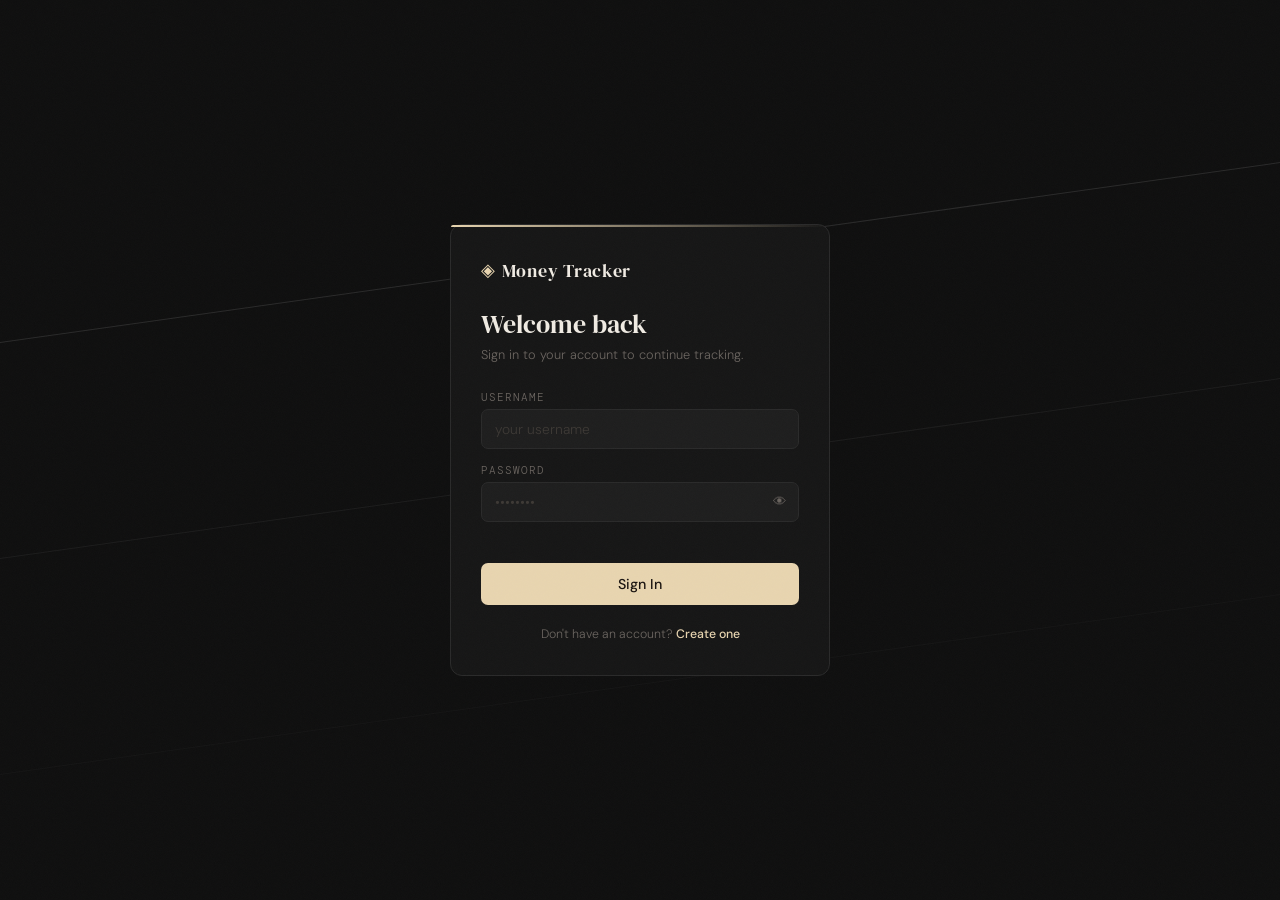
<file: frontend/login.html>
<!DOCTYPE html>
<html lang="en">

<head>
  <meta charset="UTF-8" />
  <meta name="viewport" content="width=device-width, initial-scale=1.0" />
  <title>Money Tracker — Sign In</title>
  <link rel="preconnect" href="https://fonts.googleapis.com" />
  <link
    href="https://fonts.googleapis.com/css2?family=DM+Serif+Display:ital@0;1&family=DM+Mono:wght@400;500&family=DM+Sans:wght@300;400;500&display=swap"
    rel="stylesheet" />
  <link rel="stylesheet" href="auth.css" />
  <script src="config.js"></script>
</head>

<body>
  <div class="grain"></div>
  <div class="auth-bg">
    <div class="auth-bg-line"></div>
    <div class="auth-bg-line"></div>
    <div class="auth-bg-line"></div>
  </div>

  <main class="auth-wrap">
    <div class="auth-card">
      <div class="auth-logo">
        <span class="auth-logo-icon">◈</span>
        <span class="auth-logo-text">Money Tracker</span>
      </div>
      <h1 class="auth-title">Welcome back</h1>
      <p class="auth-sub">Sign in to your account to continue tracking.</p>

      <form id="loginForm" novalidate>
        <div class="field">
          <label for="username">Username</label>
          <input type="text" id="username" placeholder="your username" autocomplete="username" />
        </div>
        <div class="field">
          <label for="password">Password</label>
          <div class="input-eye">
            <input type="password" id="password" placeholder="••••••••" autocomplete="current-password" />
            <button type="button" class="eye-btn" id="eyeBtn"><span id="eyeIcon">👁</span></button>
          </div>
        </div>

        <div class="auth-message" id="authMessage"></div>

        <button type="submit" class="auth-btn" id="loginBtn">
          <span class="auth-btn-text">Sign In</span>
        </button>
      </form>
      <p class="auth-switch">Don't have an account? <a href="#" id="registerLink">Create one</a></p>

    </div>
  </main>

  <script>
    const API = window.API || "http://127.0.0.1:5000/api";
    const APPROOT = window.APPROOT || "http://127.0.0.1:5000";

    console.log("Login page - API:", API);
    console.log("Login page - APPROOT:", APPROOT);

    const registerLink = document.getElementById("registerLink");
    if (registerLink) {
      registerLink.href = APPROOT + "/register";
      console.log("Register link set to:", registerLink.href);
    }

    // Cek apakah sudah login - jika ya, langsung redirect ke dashboard
    (function () {
      var token = localStorage.getItem("token");
      if (token) {
        try {
          var p = JSON.parse(atob(token.split(".")[1] + "=="));
          if (p.exp > Date.now() / 1000) {
            console.log("Already logged in, redirecting to dashboard");
            window.location.href = APPROOT + "/";
            return;
          }
        } catch (e) {
          localStorage.clear();
        }
      }
    })();

    var pwInput = document.getElementById("password");
    document.getElementById("eyeBtn").addEventListener("click", function () {
      pwInput.type = pwInput.type === "password" ? "text" : "password";
      document.getElementById("eyeIcon").textContent = pwInput.type === "password" ? "👁" : "🙈";
    });

    document.getElementById("loginForm").addEventListener("submit", async function (e) {
      e.preventDefault();
      var username = document.getElementById("username").value.trim();
      var password = pwInput.value;
      var msg = document.getElementById("authMessage");
      var btn = document.getElementById("loginBtn");

      if (!username || !password) {
        showMsg("Please enter username and password.", "error");
        return;
      }

      btn.disabled = true;
      document.querySelector(".auth-btn-text").textContent = "Signing in…";

      try {
        var res = await fetch(API + "/auth/login", {
          method: "POST",
          headers: { "Content-Type": "application/json" },
          body: JSON.stringify({ username: username, password: password })
        });

        var data = await res.json();

        if (!res.ok) throw new Error(data.error || "Login failed");

        console.log("Login successful, saving token...");

        // Hapus semua data lama terlebih dahulu
        localStorage.clear();

        // Simpan token dan username
        localStorage.setItem("token", data.token);
        localStorage.setItem("username", data.username);

        // Verifikasi token tersimpan
        var savedToken = localStorage.getItem("token");
        console.log("Token saved:", savedToken ? "Yes" : "No");
        console.log("Token length:", savedToken ? savedToken.length : 0);

        // Set cookie juga untuk backup
        document.cookie = "token=" + data.token + "; path=/; max-age=" + (60 * 60 * 24 * 7);

        // Tampilkan pesan sukses
        showMsg("Login successful! Redirecting...", "success");

        // Delay redirect untuk memastikan localStorage tersimpan
        setTimeout(function () {
          console.log("Redirecting to dashboard...");
          window.location.href = APPROOT + "/";
        }, 500);

      } catch (err) {
        console.error("Login error:", err);
        showMsg(err.message, "error");
        btn.disabled = false;
        document.querySelector(".auth-btn-text").textContent = "Sign In";
      }
    });

    function showMsg(text, type) {
      var el = document.getElementById("authMessage");
      el.textContent = text;
      el.className = "auth-message " + type;
      if (type === "success") {
        setTimeout(function () {
          el.textContent = "";
          el.className = "auth-message";
        }, 3000);
      }
    }
  </script>
</body>

</html>
</file>
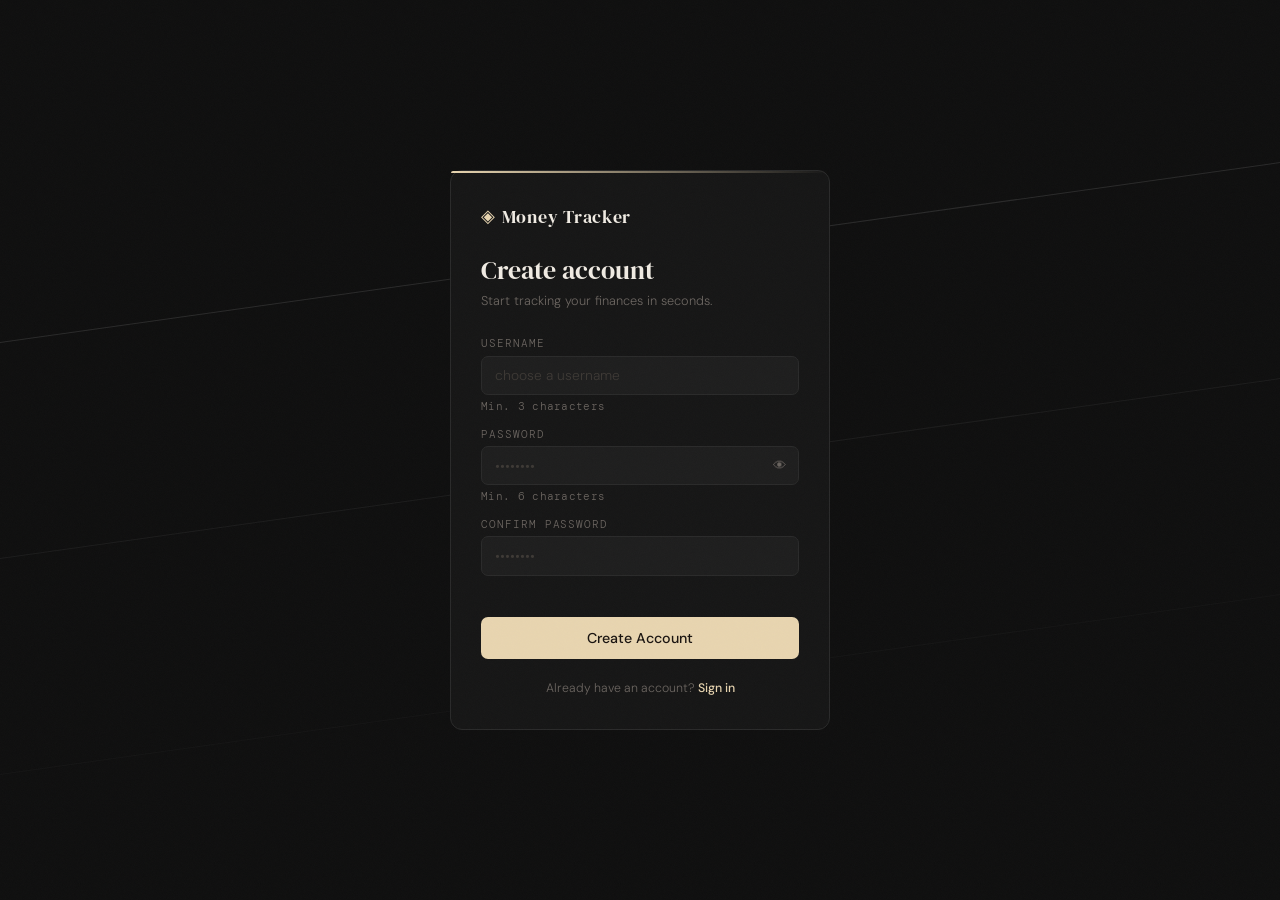
<file: frontend/register.html>
<!DOCTYPE html>
<html lang="en">

<head>
  <meta charset="UTF-8" />
  <meta name="viewport" content="width=device-width, initial-scale=1.0, user-scalable=yes" />
  <title>Money Tracker — Create Account</title>
  <link rel="preconnect" href="https://fonts.googleapis.com" />
  <link
    href="https://fonts.googleapis.com/css2?family=DM+Serif+Display:ital@0;1&family=DM+Mono:wght@400;500&family=DM+Sans:wght@300;400;500&display=swap"
    rel="stylesheet" />
  <link rel="stylesheet" href="auth.css" />
  <script src="config.js"></script>
</head>

<body>
  <div class="grain"></div>
  <div class="auth-bg">
    <div class="auth-bg-line"></div>
    <div class="auth-bg-line"></div>
    <div class="auth-bg-line"></div>
  </div>

  <main class="auth-wrap">
    <div class="auth-card">
      <div class="auth-logo">
        <span class="auth-logo-icon">◈</span>
        <span class="auth-logo-text">Money Tracker</span>
      </div>
      <h1 class="auth-title">Create account</h1>
      <p class="auth-sub">Start tracking your finances in seconds.</p>

      <form id="registerForm" novalidate>
        <div class="field">
          <label for="username">Username</label>
          <input type="text" id="username" placeholder="choose a username" autocomplete="username" />
          <span class="field-hint">Min. 3 characters</span>
        </div>
        <div class="field">
          <label for="password">Password</label>
          <div class="input-eye">
            <input type="password" id="password" placeholder="••••••••" autocomplete="new-password" />
            <button type="button" class="eye-btn" id="eyeBtn"><span id="eyeIcon">👁</span></button>
          </div>
          <span class="field-hint">Min. 6 characters</span>
        </div>
        <div class="field">
          <label for="confirm">Confirm password</label>
          <input type="password" id="confirm" placeholder="••••••••" autocomplete="new-password" />
        </div>

        <div class="strength-wrap" id="strengthWrap" style="display:none">
          <div class="strength-track">
            <div class="strength-fill" id="strengthFill"></div>
          </div>
          <span class="strength-label" id="strengthLabel"></span>
        </div>

        <div class="auth-message" id="authMessage"></div>

        <button type="submit" class="auth-btn" id="registerBtn">
          <span class="auth-btn-text">Create Account</span>
        </button>
      </form>

      <p class="auth-switch">Already have an account? <a href="#" id="loginLink">Sign in</a></p>
    </div>
  </main>

  <script>
    const API = window.API || "http://127.0.0.1:5000/api";
    const APPROOT = window.APPROOT || "http://127.0.0.1:5000";

    console.log("Register page - API:", API);
    console.log("Register page - APPROOT:", APPROOT);

    // Fix: Gunakan APPROOT untuk link login
    const loginLink = document.getElementById("loginLink");
    if (loginLink) {
      loginLink.href = APPROOT + "/login";
      console.log("Login link set to:", loginLink.href);
    }

    // Already logged in → go to dashboard
    (function () {
      var token = localStorage.getItem("token");
      if (!token) return;
      try {
        var p = JSON.parse(atob(token.split(".")[1] + "=="));
        if (p.exp > Date.now() / 1000) {
          console.log("Already logged in, redirecting to dashboard");
          window.location.href = APPROOT + "/";
        }
      } catch (e) { 
        console.log("Invalid token, clearing");
        localStorage.clear(); 
      }
    })();

    var pwInput = document.getElementById("password");
    var eyeBtn = document.getElementById("eyeBtn");
    if (eyeBtn) {
      eyeBtn.addEventListener("click", function () {
        pwInput.type = pwInput.type === "password" ? "text" : "password";
        document.getElementById("eyeIcon").textContent = pwInput.type === "password" ? "👁" : "🙈";
      });
    }

    // Password strength meter
    if (pwInput) {
      pwInput.addEventListener("input", function () {
        var pw = pwInput.value;
        var wrap = document.getElementById("strengthWrap");
        if (!pw) { 
          if (wrap) wrap.style.display = "none"; 
          return; 
        }
        if (wrap) wrap.style.display = "flex";
        var score = 0;
        if (pw.length >= 6) score++;
        if (pw.length >= 10) score++;
        if (/[A-Z]/.test(pw)) score++;
        if (/[0-9]/.test(pw)) score++;
        if (/[^A-Za-z0-9]/.test(pw)) score++;
        var labels = ["", "Weak", "Fair", "Good", "Strong", "Very strong"];
        var colors = ["", "#f87171", "#fbbf24", "#fbbf24", "#4ade80", "#4ade80"];
        var fill = document.getElementById("strengthFill");
        var label = document.getElementById("strengthLabel");
        if (fill) fill.style.width = (score / 5 * 100) + "%";
        if (fill) fill.style.background = colors[score];
        if (label) {
          label.textContent = labels[score];
          label.style.color = colors[score];
        }
      });
    }

    // Register form submit
    document.getElementById("registerForm").addEventListener("submit", async function (e) {
      e.preventDefault();
      var username = document.getElementById("username").value.trim();
      var password = pwInput.value;
      var confirm = document.getElementById("confirm").value;
      var btn = document.getElementById("registerBtn");

      if (!username || !password || !confirm) { 
        showMsg("Please fill in all fields.", "error"); 
        return; 
      }
      
      if (username.length < 3) {
        showMsg("Username must be at least 3 characters.", "error");
        return;
      }
      
      if (password.length < 6) {
        showMsg("Password must be at least 6 characters.", "error");
        return;
      }
      
      if (password !== confirm) { 
        showMsg("Passwords do not match.", "error"); 
        return; 
      }

      btn.disabled = true;
      document.querySelector(".auth-btn-text").textContent = "Creating…";
      
      try {
        console.log("Registering user:", username);
        var res = await fetch(API + "/auth/register", {
          method: "POST", 
          headers: { "Content-Type": "application/json" },
          body: JSON.stringify({ username: username, password: password })
        });
        
        var data = await res.json();
        
        if (!res.ok) throw new Error(data.error || "Registration failed");

        console.log("Registration successful, saving token...");
        
        // Simpan ke localStorage
        localStorage.setItem("token", data.token);
        localStorage.setItem("username", data.username);
        
        console.log("Token saved, redirecting to dashboard...");
        
        showMsg("Account created! Redirecting...", "success");
        
        setTimeout(function() {
          window.location.href = APPROOT + "/";
        }, 500);
        
      } catch (err) {
        console.error("Registration error:", err);
        showMsg(err.message, "error");
        btn.disabled = false;
        document.querySelector(".auth-btn-text").textContent = "Create Account";
      }
    });

    function showMsg(text, type) {
      var el = document.getElementById("authMessage");
      el.textContent = text; 
      el.className = "auth-message " + type;
      
      if (type === "success") {
        setTimeout(function() {
          if (el) {
            el.textContent = "";
            el.className = "auth-message";
          }
        }, 3000);
      }
    }
  </script>
</body>

</html>
</file>
<file: frontend/auth.css>
/* ── Variables (shared with main app) ───────────────────── */
:root {
  --bg:         #0f0f0f;
  --surface:    #161616;
  --surface2:   #1e1e1e;
  --border:     #2a2a2a;
  --text:       #f0ebe3;
  --muted:      #6b6560;
  --income:     #4ade80;
  --accent:     #e8d5b0;
  --expense:    #f87171;
  --radius:     12px;
  --font-display: 'DM Serif Display', Georgia, serif;
  --font-body:    'DM Sans', sans-serif;
  --font-mono:    'DM Mono', monospace;
}

*, *::before, *::after { box-sizing: border-box; margin: 0; padding: 0; }
html { font-size: 15px; }
body {
  background: var(--bg);
  color: var(--text);
  font-family: var(--font-body);
  font-weight: 300;
  min-height: 100vh;
  display: flex;
  align-items: center;
  justify-content: center;
  overflow: hidden;
}

/* ── Grain ───────────────────────────────────────────────── */
.grain {
  position: fixed; inset: 0; z-index: 999; pointer-events: none; opacity: .025;
  background-image: url("data:image/svg+xml,%3Csvg viewBox='0 0 256 256' xmlns='http://www.w3.org/2000/svg'%3E%3Cfilter id='noise'%3E%3CfeTurbulence type='fractalNoise' baseFrequency='0.9' numOctaves='4' stitchTiles='stitch'/%3E%3C/filter%3E%3Crect width='100%25' height='100%25' filter='url(%23noise)'/%3E%3C/svg%3E");
  background-size: 180px;
}

/* ── Decorative background lines ────────────────────────── */
.auth-bg {
  position: fixed; inset: 0; pointer-events: none; overflow: hidden;
}
.auth-bg-line {
  position: absolute; left: -10%; width: 120%;
  height: 1px; background: var(--border);
  transform-origin: center;
}
.auth-bg-line:nth-child(1) { top: 28%; transform: rotate(-8deg); }
.auth-bg-line:nth-child(2) { top: 52%; transform: rotate(-8deg); opacity: .5; }
.auth-bg-line:nth-child(3) { top: 76%; transform: rotate(-8deg); opacity: .25; }

/* ── Auth wrap ───────────────────────────────────────────── */
.auth-wrap {
  position: relative; z-index: 1;
  width: 100%; padding: 1.5rem;
  display: flex; justify-content: center;
  animation: fadeUp .45s ease both;
}

.auth-card {
  background: var(--surface);
  border: 1px solid var(--border);
  border-radius: var(--radius);
  padding: 2.2rem 2rem;
  width: 100%;
  max-width: 380px;
  position: relative;
}
.auth-card::before {
  content: '';
  position: absolute; top: 0; left: 0; right: 0;
  height: 2px; border-radius: var(--radius) var(--radius) 0 0;
  background: linear-gradient(90deg, var(--accent), transparent);
}

/* ── Logo ────────────────────────────────────────────────── */
.auth-logo {
  display: flex; align-items: center; gap: .45rem;
  margin-bottom: 1.8rem;
}
.auth-logo-icon { font-size: 1.2rem; color: var(--accent); }
.auth-logo-text { font-family: var(--font-display); font-size: 1.2rem; letter-spacing: .04em; }

.auth-title {
  font-family: var(--font-display); font-size: 1.7rem; font-weight: 400;
  line-height: 1.15; margin-bottom: .4rem;
}
.auth-sub {
  color: var(--muted); font-size: .85rem; margin-bottom: 1.8rem; line-height: 1.5;
}

/* ── Fields ─────────────────────────────────────────────── */
.field { margin-bottom: 1rem; }
label {
  display: block; font-size: .7rem; font-family: var(--font-mono);
  letter-spacing: .09em; text-transform: uppercase; color: var(--muted); margin-bottom: .35rem;
}
input {
  width: 100%; background: var(--surface2); border: 1px solid var(--border);
  border-radius: 7px; color: var(--text); padding: .65rem .85rem;
  font-family: var(--font-body); font-size: .92rem; font-weight: 300;
  outline: none; transition: border-color .2s;
}
input::placeholder { color: #3d3935; }
input:focus { border-color: var(--accent); }

.field-hint {
  display: block; margin-top: .3rem;
  font-size: .7rem; font-family: var(--font-mono); color: var(--muted); letter-spacing: .03em;
}

/* Eye toggle */
.input-eye { position: relative; }
.input-eye input { padding-right: 2.6rem; }
.eye-btn {
  position: absolute; right: .6rem; top: 50%; transform: translateY(-50%);
  background: none; border: none; cursor: pointer; font-size: .9rem;
  color: var(--muted); line-height: 1; padding: .2rem; transition: color .15s;
}
.eye-btn:hover { color: var(--text); }

/* ── Strength meter ─────────────────────────────────────── */
.strength-wrap {
  display: flex; align-items: center; gap: .75rem;
  margin-bottom: 1rem; margin-top: -.4rem;
}
.strength-track {
  flex: 1; height: 3px; background: var(--border); border-radius: 2px; overflow: hidden;
}
.strength-fill { height: 100%; width: 0; border-radius: 2px; transition: width .3s, background .3s; }
.strength-label { font-family: var(--font-mono); font-size: .68rem; letter-spacing: .06em; min-width: 60px; text-align: right; }

/* ── Message ─────────────────────────────────────────────── */
.auth-message {
  font-family: var(--font-mono); font-size: .75rem; letter-spacing: .03em;
  min-height: 1.3em; margin-bottom: .6rem; text-align: center;
}
.auth-message.error   { color: var(--expense); }
.auth-message.success { color: var(--income); }

/* ── Submit button ───────────────────────────────────────── */
.auth-btn {
  width: 100%; padding: .8rem;
  background: var(--accent); color: #1a1410;
  border: none; border-radius: 7px;
  font-family: var(--font-body); font-size: .95rem; font-weight: 500;
  cursor: pointer; transition: opacity .18s, transform .12s;
  margin-top: .2rem;
}
.auth-btn:hover  { opacity: .88; }
.auth-btn:active { transform: scale(.98); }
.auth-btn:disabled { opacity: .4; cursor: not-allowed; }

/* ── Switch link ─────────────────────────────────────────── */
.auth-switch {
  text-align: center; margin-top: 1.4rem;
  font-size: .82rem; color: var(--muted);
}
.auth-switch a {
  color: var(--accent); text-decoration: none; font-weight: 500;
  transition: opacity .15s;
}
.auth-switch a:hover { opacity: .75; }

/* ── Animation ───────────────────────────────────────────── */
@keyframes fadeUp {
  from { opacity: 0; transform: translateY(14px); }
  to   { opacity: 1; transform: translateY(0); }
}

@media (max-width: 420px) {
  .auth-card { padding: 1.6rem 1.2rem; }
}
</file>
